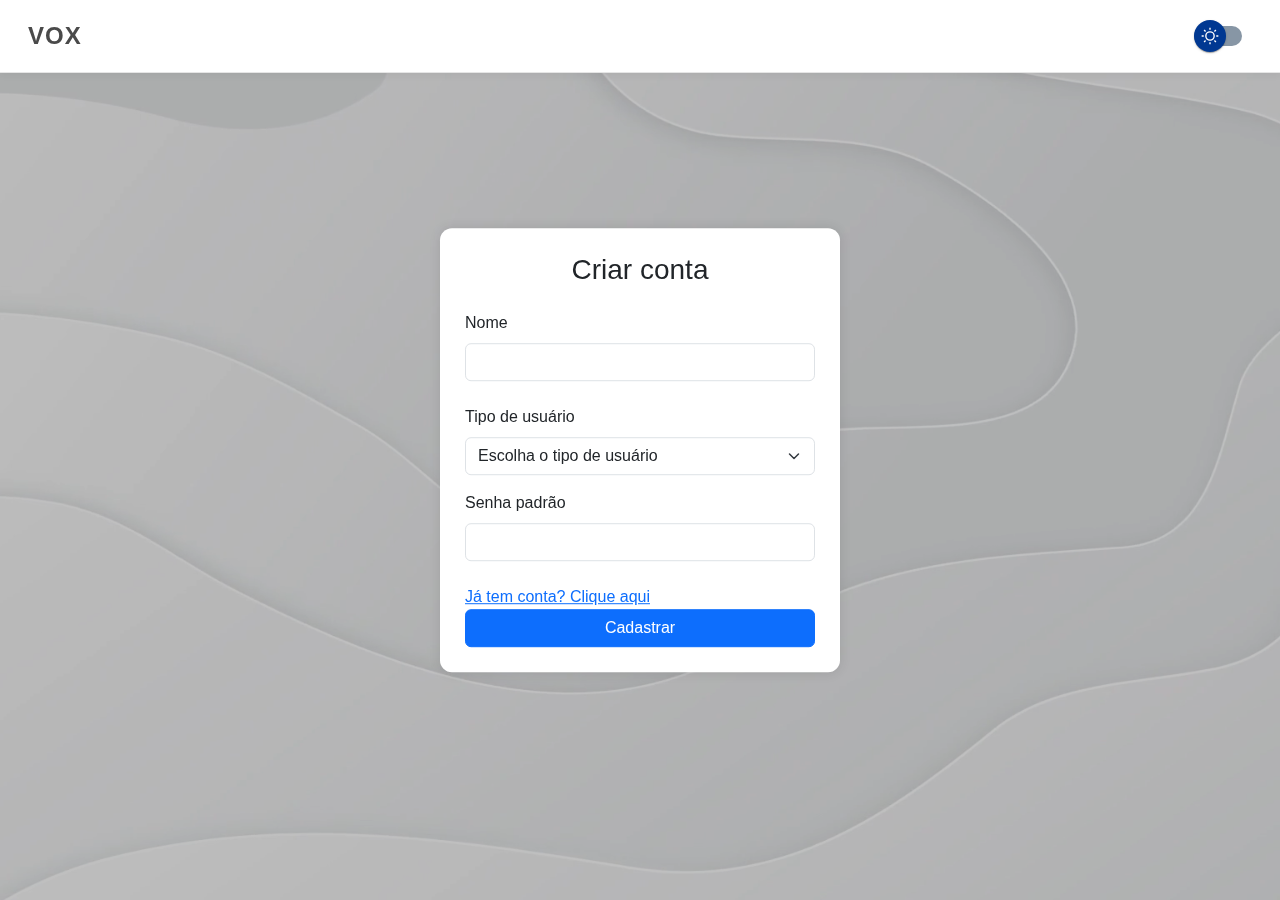
<file: HTML/criarConta.html>
<!DOCTYPE html>
<html lang="pt-br">

<head>
    <meta charset="UTF-8">
    <meta name="viewport" content="width=device-width, initial-scale=1.0">
    <title>Login - VOX</title>

    <!-- Links do bootstrap -->
    <link href="https://cdn.jsdelivr.net/npm/bootstrap@5.3.8/dist/css/bootstrap.min.css" rel="stylesheet">
    <script src="https://cdn.jsdelivr.net/npm/bootstrap@5.3.8/dist/js/bootstrap.bundle.min.js"></script>

    <!-- Meus links -->
    <link rel="stylesheet" href="../CSS/logarECriar.css">
    <script src="../JS/modoEscuro.js"></script>
    <script src="../JS/logarECriar.js"></script>

</head>

<body>

    <!-- VÍDEO DE FUNDO -->
    <video autoplay muted loop id="bg-video">
        <source src="../imagens/FUNDO23.mp4" type="video/mp4">
    </video>


    <header>
        <nav class="navbar navbar-expand-lg bg-body-tertiary">
            <div class="container-fluid">

                <a class="navbar-brand" href="../index.html">VOX</a>

                <label class="ui-switch">
                    <input id="darkModeBtn" type="checkbox">
                    <div class="slider">
                        <div class="circle"></div>
                    </div>
                </label>
            </div>
        </nav>
    </header>

    <main class="login">

        <h3 class="text-center mb-4">Criar conta</h3>

        <label for="txtNome" class="form-label">Nome</label>
        <input type="text" class="form-control" id="txtNome"> <br>

        <label for="tipoUsuario" class="form-label">Tipo de usuário</label>
        <select id="tipoUsuario" class="form-select mb-3">
            <option selected disabled>Escolha o tipo de usuário</option>
            <option value="escola">Escola</option>
            <option value="professor">Professor</option>
            <option value="aluno">Aluno</option>
        </select>

        <label for="senha" class="form-label">Senha padrão</label>
        <input type="password" id="senha" class="form-control mb-4">

        <a href="login.html">Já tem conta? Clique aqui</a>
        <button class="btn btn-primary w-100" id="btnLogin" onclick="Cadastrar()">Cadastrar</button>

    </main>

</body>



</html>
</file>
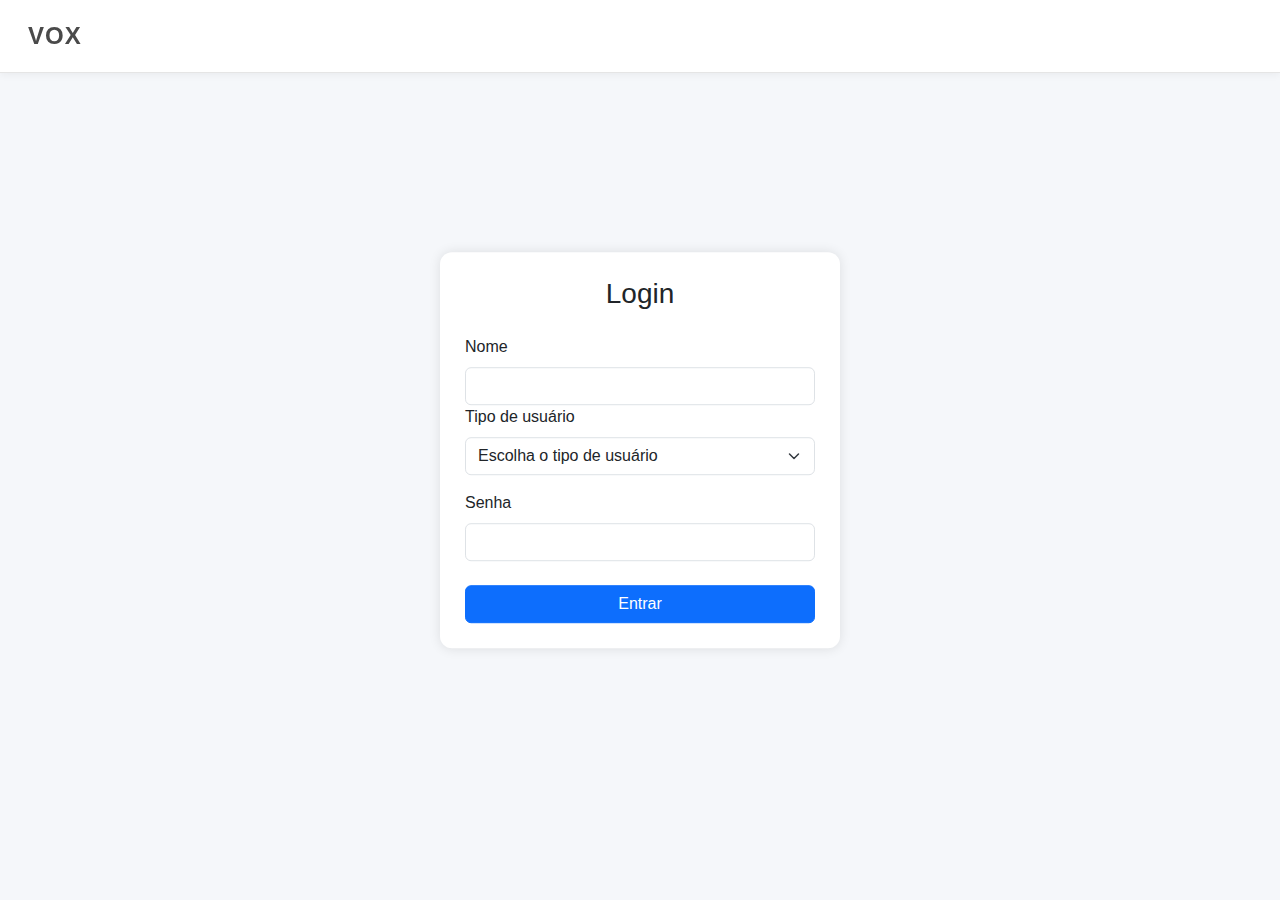
<file: HTML/login.html>
<!DOCTYPE html>
<html lang="pt-br">

<head>
    <meta charset="UTF-8">
    <meta name="viewport" content="width=device-width, initial-scale=1.0">
    <title>Login</title>

    <link href="https://cdn.jsdelivr.net/npm/bootstrap@5.3.8/dist/css/bootstrap.min.css" rel="stylesheet">
    <script src="https://cdn.jsdelivr.net/npm/bootstrap@5.3.8/dist/js/bootstrap.bundle.min.js"></script>

    <style>
        body {
            background: #f5f7fa;
            font-family: "Inter", sans-serif;
        }

        .navbar {
      background: white !important;
      border-bottom: 1px solid #e5e5e5;
      padding: 0.8rem 1rem;
      box-shadow: 0 2px 8px rgba(0, 0, 0, 0.05);
      position: fixed;
      top: 0;
      left: 0;
      width: 100%;
      z-index: 9999;
    }

    .navbar-brand {
      font-weight: 700;
      font-size: 1.5rem;
      letter-spacing: 1px;
      color: #4A4A4A !important;
    }

    .nav-link {
      color: #555 !important;
      font-weight: 500;
      margin-right: 8px;
      transition: 0.3s;
    }

    .nav-link:hover {
      color: #007bff !important;
    }

        .login {
            position: absolute;
            top: 50%;
            left: 50%;
            transform: translate(-50%, -50%);
            width: 400px;
            padding: 25px;
            border-radius: 12px;
            background: white;
            box-shadow: 0 0 12px rgba(0, 0, 0, 0.1);
        }
    </style>
</head>

<body>

     <header>

    <nav class="navbar navbar-expand-lg bg-body-tertiary">
      <div class="container-fluid">
        
        <a class="navbar-brand" href="../index.html">VOX</a>
        <button class="navbar-toggler" type="button" data-bs-toggle="collapse" data-bs-target="#navbarSupportedContent"
          aria-controls="navbarSupportedContent" aria-expanded="false" aria-label="Toggle navigation">
          <span class="navbar-toggler-icon"></span>
        </button>
        
      </div>
    </nav>

  </header>
    
    <main class="login">

        <h3 class="text-center mb-4">Login</h3>

        <label for="txtNome" class="form-label">Nome</label>
        <input type="text" class="form-control" id="txtNome">

        <label  for="tipoUsuario" class="form-label">Tipo de usuário</label>
        <select id="tipoUsuario" class="form-select mb-3">
            <option selected disabled>Escolha o tipo de usuário</option>
            <option value="escola">Escola</option>
            <option value="professor">Professor</option>
            <option value="aluno">Aluno</option>
        </select>

        <label for="senha" class="form-label">Senha</label>
        <input type="password" id="senha" class="form-control mb-4">

        <button class="btn btn-primary w-100" id="btnLogin" onclick="logar()">Entrar</button>

    </main>


    <script>
        function logar() {
            let nome = document.getElementById("txtNome").value;
            let tipo = document.getElementById("tipoUsuario").value;
            let senha = document.getElementById("senha").value;

            if (!nome || !tipo || !senha) {
                alert("Preencha todos os campos!");
            }

            // Redirecionar cada tipo de usuario
            if (tipo === "escola") {
                console.log("escola")
                window.location.href = "paginaEscola.html";
            }
            else if (tipo === "professor") {
                console.log("professor")
                window.location.href = "paginaProfessor.html";
            }
            else if (tipo === "aluno") {
                console.log("aluno")
                window.location.href = "paginaAluno.html";
            }
        }

    </script>

</body>


</html>
</file>
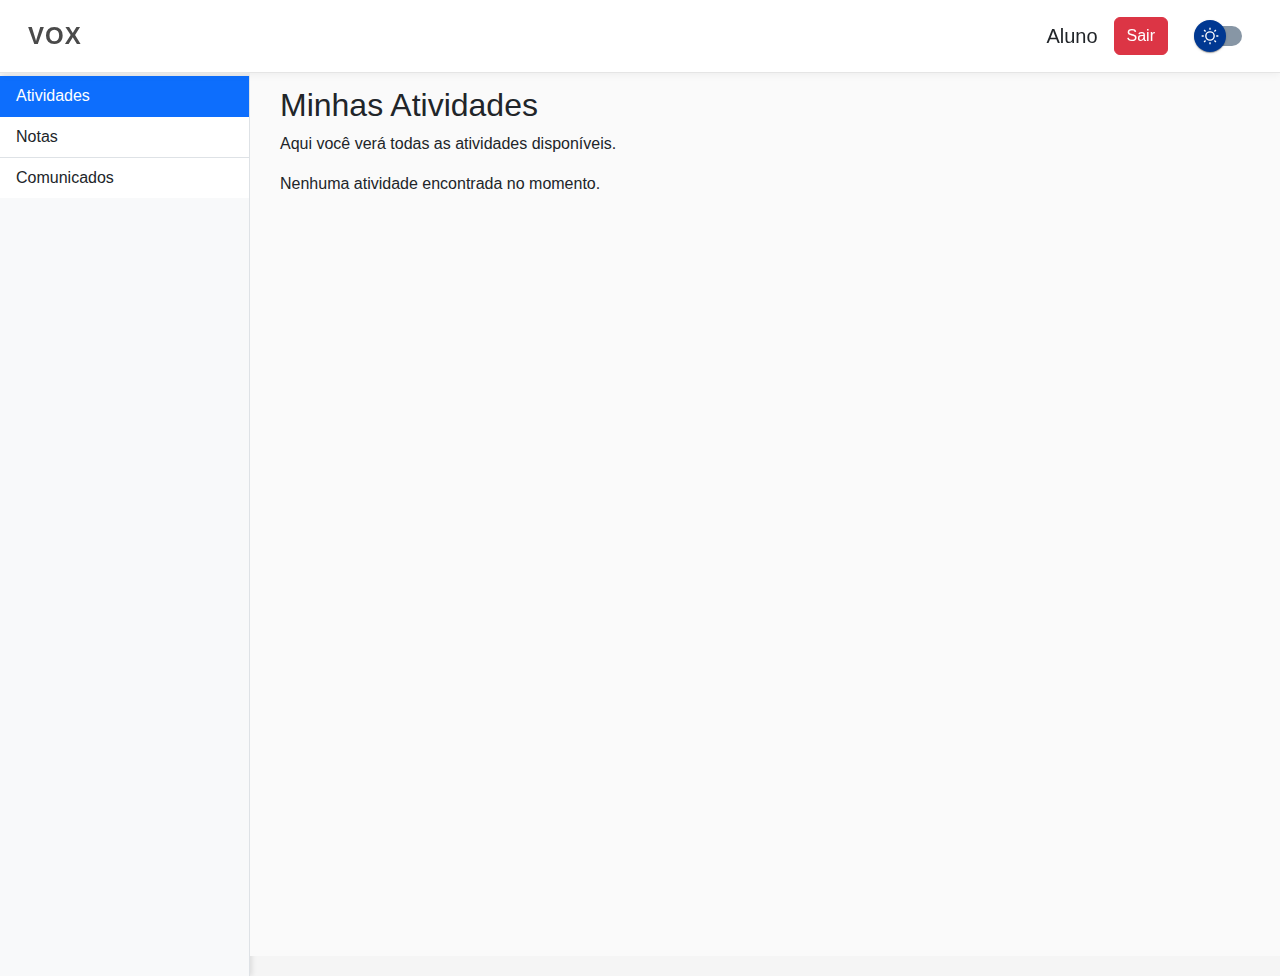
<file: HTML/paginaAluno.html>
<!DOCTYPE html>
<html lang="pt-br">

<head>
    <meta charset="UTF-8">
    <meta name="viewport" content="width=device-width, initial-scale=1.0">
    <title>Página Aluno</title>

    <!-- links do bootstrap -->
    <link href="https://cdn.jsdelivr.net/npm/bootstrap@5.3.8/dist/css/bootstrap.min.css" rel="stylesheet">
    <script src="https://cdn.jsdelivr.net/npm/bootstrap@5.3.8/dist/js/bootstrap.bundle.min.js"></script>

    <!-- Meus links -->
    <link rel="stylesheet" href="../CSS/paginaUsuario.css">
    <script src="../JS/modoEscuro.js"></script>
</head>

<body>
    <nav class="navbar navbar-expand-lg bg-body-tertiary">
        <div class="container-fluid">
            <a class="navbar-brand" href="#">VOX</a>

            <div class="d-flex align-items-center  ms-auto">
                <h5 class="m-0">Aluno</h5>
                <a class="btn btn-danger ms-3" href="login.html">Sair</a>
            </div>

            <label class="ui-switch ms-3">
                <input id="darkModeBtn" type="checkbox">
                <div class="slider">
                    <div class="circle"></div>
                </div>
            </label>
        </div>
    </nav>

    <main class="layout">

        <!-- Barra lateral -->
        <aside class="barraLateral col-3 col-md-2 p-0 bg-light border-end min-vh-100">
            <div class="list-group list-group-flush">

                <a id="btnAtividadesAluno" class="list-group-item list-group-item-action"
                    onclick="abrirFuncao('atividades')">Atividades</a>

                <a id="btnNotasAluno" class="list-group-item list-group-item-action"
                    onclick="abrirFuncao('notas')">Notas</a>

                <a id="btnComunicadosAluno" class="list-group-item list-group-item-action"
                    onclick="abrirFuncao('comunicados')">Comunicados</a>
            </div>
        </aside>


        <section class="content" id="mainContent">
        </section>

    </main>

    <script>
        function abrirFuncao(paginaFuncao) {
            const content = document.getElementById("mainContent");

            if (paginaFuncao === "atividades") {
                content.innerHTML = `
                    <h2>Minhas Atividades</h2>
                    <p>Aqui você verá todas as atividades disponíveis.</p>
                    <p>Nenhuma atividade encontrada no momento.</p>`;

                marcarAtivo("btnAtividadesAluno");
            }

            if (paginaFuncao === "notas") {
                content.innerHTML = `
                    <h2>Minhas Notas</h2>
                    <p>Acompanhe suas notas aqui.</p>
                    <p>Nenhuma nota registrada ainda.</p>`;

                marcarAtivo("btnNotasAluno");
            }

            if (paginaFuncao === "comunicados") {
                content.innerHTML = `
                    <h2>Comunicados</h2>
                    <p>Todos os comunicados da escola aparecerão aqui.</p>
                    <p>Nenhum comunicado novo.</p>`;

                marcarAtivo("btnComunicadosAluno");
            }
        }

        function marcarAtivo(botao) {
            document.getElementById("btnAtividadesAluno").classList.remove("active");
            document.getElementById("btnNotasAluno").classList.remove("active");
            document.getElementById("btnComunicadosAluno").classList.remove("active");

            document.getElementById(botao).classList.add("active");
        }

        window.onload = function () {
            document.getElementById("btnAtividadesAluno").click();
        };
    </script>

</body>

</html>
</file>
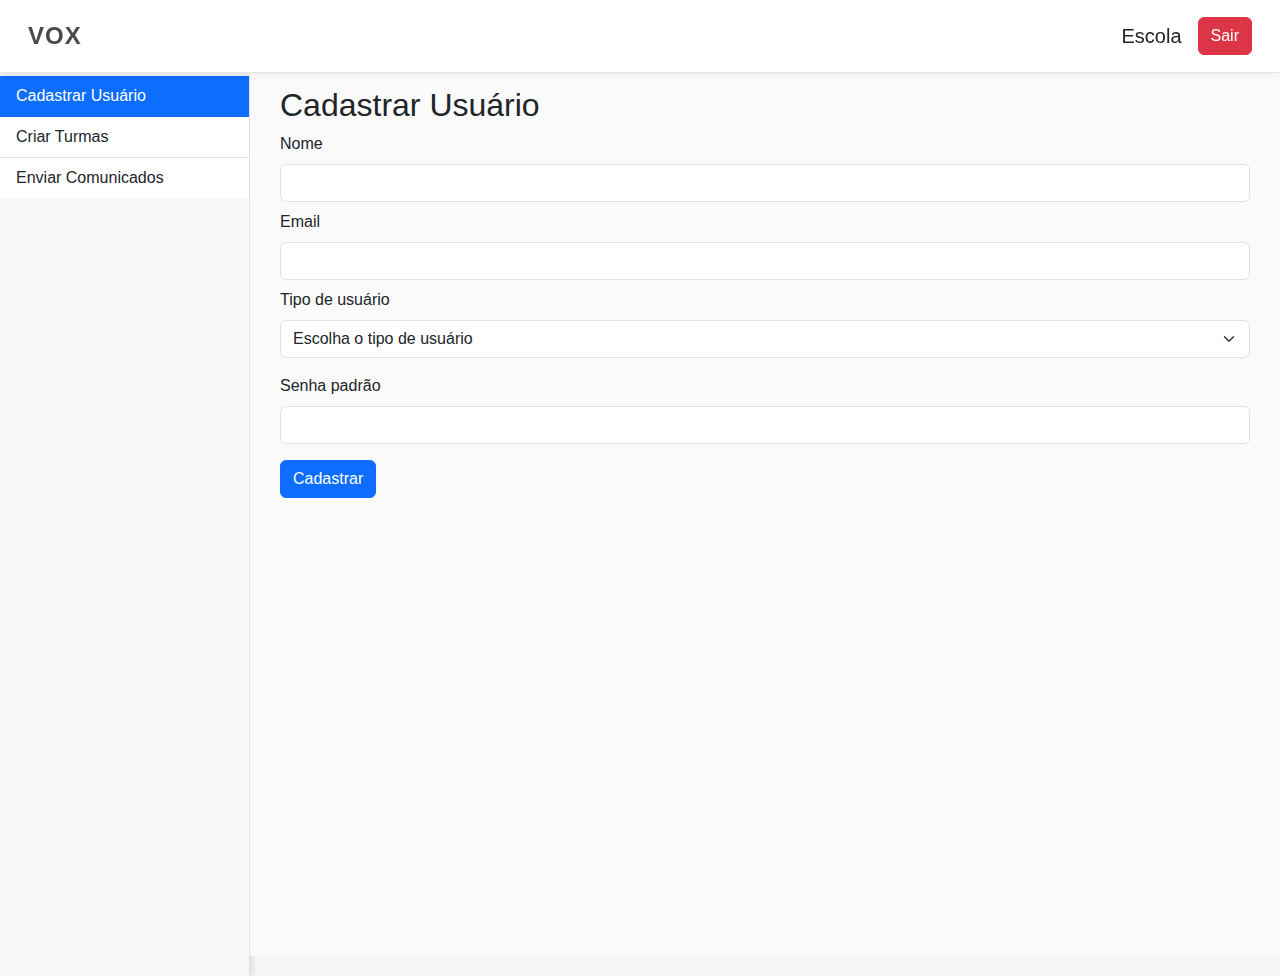
<file: HTML/paginaEscola.html>
<!DOCTYPE html>
<html lang="pt-br">

<head>
    <meta charset="UTF-8">
    <meta name="viewport" content="width=device-width, initial-scale=1.0">
    <title>Pagina escola</title>

    <link href="https://cdn.jsdelivr.net/npm/bootstrap@5.3.8/dist/css/bootstrap.min.css" rel="stylesheet">
    <script src="https://cdn.jsdelivr.net/npm/bootstrap@5.3.8/dist/js/bootstrap.bundle.min.js"></script>

    <style>
        body {
            background: #f5f5f5;
            font-family: "Inter", sans-serif;
        }

        /* .navbar {
            border: 2px solid black;
        } */
        .navbar {
            background: white !important;
            border-bottom: 1px solid #e5e5e5;
            padding: 0.8rem 1rem;
            box-shadow: 0 2px 8px rgba(0, 0, 0, 0.05);
            position: fixed;
            top: 0;
            left: 0;
            width: 100%;
            z-index: 9999;
        }

        .navbar-brand {
            font-weight: 700;
            font-size: 1.5rem;
            letter-spacing: 1px;
            color: #4A4A4A !important;
        }

        .layout {
            display: flex;
            height: 100vh;
            margin-top: 56px;
        }

        .barraLateral {
            width: 250px;
            background: #ffffff;
            box-shadow: 2px 0 5px rgba(0, 0, 0, 0.1);
            padding: 20px;
            margin-top: 20px;
        }

        .content {
            flex: 1;
            padding: 30px;
            background: #fafafa;
        }

        a {
            cursor: pointer;
        }
    </style>
</head>

<body>
    <nav class="navbar navbar-expand-lg bg-body-tertiary">
        <div class="container-fluid">
            <a class="navbar-brand" href="#">VOX</a>
            <button class="navbar-toggler" type="button" data-bs-toggle="collapse"
                data-bs-target="#navbarSupportedContent" aria-controls="navbarSupportedContent" aria-expanded="false"
                aria-label="Toggle navigation">
                <span class="navbar-toggler-icon"></span>
            </button>

            <div class="d-flex align-items-center">
                <h5 class="m-0">Escola</h5>
                <a class="btn btn-danger ms-3" href="login.html">Sair</a>
            </div>

        </div>
    </nav>

    <main class="layout">

        <!-- Barra lateral -->
        <aside class=" barraLateral col-3 col-md-2 p-0 bg-light border-end min-vh-100">
            <div class="list-group list-group-flush">

                <a id="btnCadastrar" class="list-group-item list-group-item-action"
                    onclick="abrirFuncao('cadastrar')">Cadastrar Usuário</a>

                <a id="btnTurmas" class="list-group-item list-group-item-action" onclick="abrirFuncao('turmas')">Criar
                    Turmas</a>

                <a id="btnComunicados" class="list-group-item list-group-item-action"
                    onclick="abrirFuncao('comunicados')">Enviar Comunicados</a>
            </div>
        </aside>

        <section class="content" id="mainContent">

        </section>

    </main>

    <script>
        function abrirFuncao(paginaFuncao) {
            const content = document.getElementById("mainContent");

            if (paginaFuncao === "cadastrar") {
                content.innerHTML = `
                <h2>Cadastrar Usuário</h2>
                <form>
                    <label class="form-label">Nome</label>
                    <input type="text" class="form-control mb-2">

                    <label class="form-label">Email</label>
                    <input type="Email" class="form-control mb-2">

                    <label class="form-label">Tipo de usuário</label>
                        <select id="tipoUsuario" class="form-select mb-3">
                            <option selected disabled>Escolha o tipo de usuário</option>
                            <option value="escola">Escola</option>
                            <option value="professor">Professor</option>
                            <option value="aluno">Aluno</option>
                        </select>

                    <label class="form-label">Senha padrão</label>
                    <input type="password" class="form-control mb-3">

                    <button class="btn btn-primary">Cadastrar</button>
                </form>
            `;

                marcarAtivo("btnCadastrar");
            }

            if (paginaFuncao === "turmas") {
                content.innerHTML = `
                <h2>Criar Turmas</h2>

                <label class="form-label">Nome da turma</label>
                <input type="text" class="form-control mb-2">

                <label class="form-label">Professor</label>
                    <select class="form-select mb-3">
                        <option selected disabled>Lista de professores</option>
                    </select>
                
                <label class="form-label">Série</label>
                    <select class="form-select mb-3">
                        <option selected disabled>Lista de séries</option>
                    </select>

                <button class="btn btn-primary mt-3">Criar</button>
            `;

                marcarAtivo("btnTurmas");
            }

            if (paginaFuncao === "comunicados") {
                content.innerHTML = `
                <h2>Enviar Comunicados</h2>

                <label class="form-label">Titulo</label>
                <input type="text" class="form-control mb-2">

                <label class="form-label">Mensagem</label>
                <textarea class="form-control" rows="5"></textarea>

                <label class="form-label">Para</label>
                <select class="form-select mb-3">
                    <option selected disabled>Escolha para quem irá</option>
                    <option value="professor">Professor</option>
                    <option value="aluno">Aluno</option>
                </select>

                <button class="btn btn-primary mt-3">Enviar</button>
            `;

                marcarAtivo("btnComunicados");
            }
        }

        function marcarAtivo(idBotao) {
            document.getElementById("btnCadastrar").classList.remove("active");
            document.getElementById("btnTurmas").classList.remove("active");
            document.getElementById("btnComunicados").classList.remove("active");

            document.getElementById(idBotao).classList.add("active");
        }

        // Abre a primeira opção automaticamente
        window.onload = function () {
            document.getElementById("btnCadastrar").click();
        };
    </script>


</body>

</html>
</file>
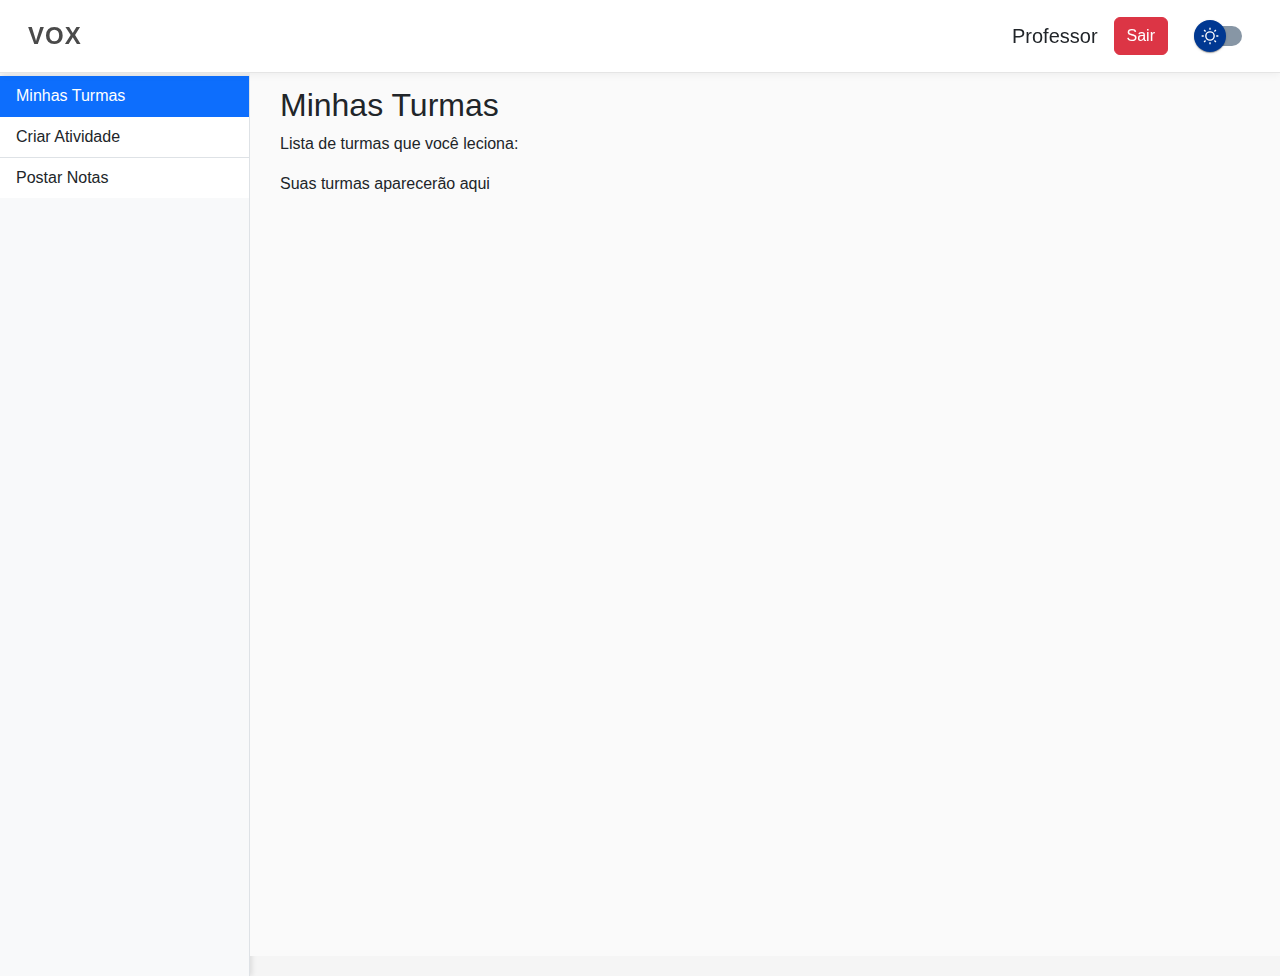
<file: HTML/paginaProfessor.html>
<!DOCTYPE html>
<html lang="pt-br">

<head>
    <meta charset="UTF-8">
    <meta name="viewport" content="width=device-width, initial-scale=1.0">
    <title>Página Professor</title>

    <!-- links do bootstrap -->
    <link href="https://cdn.jsdelivr.net/npm/bootstrap@5.3.8/dist/css/bootstrap.min.css" rel="stylesheet">
    <script src="https://cdn.jsdelivr.net/npm/bootstrap@5.3.8/dist/js/bootstrap.bundle.min.js"></script>

    <!-- Meus links -->
    <link rel="stylesheet" href="../CSS/paginaUsuario.css">
    <script src="../JS/modoEscuro.js"></script>
</head>

<body>
    <nav class="navbar navbar-expand-lg bg-body-tertiary">
        <div class="container-fluid">
            <a class="navbar-brand" href="../index.html">VOX</a>

            <div class="d-flex align-items-center ms-auto">
                <h5 class="m-0">Professor</h5>
                <a class="btn btn-danger ms-3" href="login.html">Sair</a>
            </div>

            <label class="ui-switch ms-3">
                <input id="darkModeBtn" type="checkbox">
                <div class="slider">
                    <div class="circle"></div>
                </div>
            </label>
        </div>
    </nav>


    <main class="layout">

        <!-- Barra lateral -->
        <aside class="barraLateral col-3 col-md-2 p-0 bg-light border-end min-vh-100">
            <div class="list-group list-group-flush">
                <a id="btnMinhasTurmas" class="list-group-item list-group-item-action"
                    onclick="abrirFuncao('turmas')">Minhas Turmas</a>

                <a id="btnAtividades" class="list-group-item list-group-item-action"
                    onclick="abrirFuncao('atividades')">Criar Atividade</a>

                <a id="btnNotas" class="list-group-item list-group-item-action" onclick="abrirFuncao('notas')">Postar
                    Notas</a>
            </div>
        </aside>


        <section class="content" id="mainContent">
        </section>

    </main>

    <script>
        function abrirFuncao(paginaFuncao) {
            const content = document.getElementById("mainContent");

            if (paginaFuncao === "turmas") {
                content.innerHTML = `
                    <h2>Minhas Turmas</h2>
                    <p>Lista de turmas que você leciona:</p>
                    <p>Suas turmas aparecerão aqui</p>`;

                marcarAtivo("btnMinhasTurmas");
            }

            if (paginaFuncao === "atividades") {
                content.innerHTML = `
                    <h2>Criar Atividade</h2>

                    <label class="form-label">Título da atividade</label>
                    <input type="text" class="form-control mb-2">

                    <label class="form-label">Descrição</label>
                    <textarea class="form-control mb-2" rows="5"></textarea>

                    <label class="form-label">Turma</label>
                    <select class="form-select mb-3">
                        <option selected disabled>Selecione a turma</option>
                    </select>

                    <button class="btn btn-primary">Criar</button>`;

                marcarAtivo("btnAtividades");
            }

            if (paginaFuncao === "notas") {
                content.innerHTML = `
                    <h2>Postar Notas</h2>

                    <label class="form-label">Turma</label>
                    <select class="form-select mb-3">
                        <option selected disabled>Selecione a turma</option>
                    </select>

                    <label class="form-label">Aluno</label>
                    <select class="form-select mb-3">
                        <option selected disabled>Selecione o aluno</option>
                    </select>

                    <label class="form-label">Nota</label>
                    <input type="number" class="form-control mb-3">

                    <button class="btn btn-primary">Postar</button>`;

                marcarAtivo("btnNotas");
            }
        }

        function marcarAtivo(botao) {
            document.getElementById("btnMinhasTurmas").classList.remove("active");
            document.getElementById("btnAtividades").classList.remove("active");
            document.getElementById("btnNotas").classList.remove("active");

            document.getElementById(botao).classList.add("active");
        }

        window.onload = function () {
            document.getElementById("btnMinhasTurmas").click();
        };
    </script>

</body>

</html>
</file>
<file: CSS/logarECriar.css>
#bg-video {
           position: fixed;
           top: 0;
           left: 0;
           width: 100%;
           height: 100%;
           object-fit: cover;
           z-index: -1;
           /*mantem ele sempre atrás de tudo*/
           filter: brightness(0.75);
           /*Escurece um pouco o vídeo*/
           transition: filter 0.3s ease;
       }

       body {
           background: #f5f7fa;
           font-family: "Inter", sans-serif;
           transition: background 0.3s ease, color 0.3s ease;
       }

       /* NAVBAR */
       .navbar {
           background: white !important;
           border-bottom: 1px solid #e5e5e5;
           padding: 0.8rem 1rem;
           box-shadow: 0 2px 8px rgba(0, 0, 0, 0.05);
           position: fixed;
           top: 0;
           left: 0;
           width: 100%;
           z-index: 9999;
       }

       .navbar-brand {
           font-weight: 700;
           font-size: 1.5rem;
           letter-spacing: 1px;
           color: #4A4A4A !important;
       }

       /*Botão do modo escuro*/
       /* From Uiverse.io by Galahhad */
       /* switch settings 👇 */

       .ui-switch {
           /* switch */
           --switch-bg: rgb(135, 150, 165);
           --switch-width: 48px;
           --switch-height: 20px;
           /* circle */
           --circle-diameter: 32px;
           --circle-bg: rgb(0, 56, 146);
           --circle-inset: calc((var(--circle-diameter) - var(--switch-height)) / 2);
           padding: 10px;
       }

       .ui-switch input {
           display: none;
       }

       .slider {
           -webkit-appearance: none;
           -moz-appearance: none;
           appearance: none;
           width: var(--switch-width);
           height: var(--switch-height);
           background: var(--switch-bg);
           border-radius: 999px;
           position: relative;
           cursor: pointer;
       }

       .slider .circle {
           top: calc(var(--circle-inset) * -1);
           left: 0;
           width: var(--circle-diameter);
           height: var(--circle-diameter);
           position: absolute;
           background: var(--circle-bg);
           border-radius: inherit;
           background-image: url("[data-uri]");
           background-repeat: no-repeat;
           background-position: center center;
           -webkit-transition: left 150ms cubic-bezier(0.4, 0, 0.2, 1) 0ms, -webkit-transform 150ms cubic-bezier(0.4, 0, 0.2, 1) 0ms;
           -o-transition: left 150ms cubic-bezier(0.4, 0, 0.2, 1) 0ms, transform 150ms cubic-bezier(0.4, 0, 0.2, 1) 0ms;
           transition: left 150ms cubic-bezier(0.4, 0, 0.2, 1) 0ms, transform 150ms cubic-bezier(0.4, 0, 0.2, 1) 0ms, -webkit-transform 150ms cubic-bezier(0.4, 0, 0.2, 1) 0ms;
           display: -webkit-box;
           display: -ms-flexbox;
           display: flex;
           -webkit-box-align: center;
           -ms-flex-align: center;
           align-items: center;
           -webkit-box-pack: center;
           -ms-flex-pack: center;
           justify-content: center;
           box-shadow: 0px 2px 1px -1px rgba(0, 0, 0, 0.2), 0px 1px 1px 0px rgba(0, 0, 0, 0.14), 0px 1px 3px 0px rgba(0, 0, 0, 0.12);
           ;
       }

       .slider .circle::before {
           content: "";
           position: absolute;
           width: 100%;
           height: 100%;
           background: rgba(255, 255, 255, 0.75);
           border-radius: inherit;
           -webkit-transition: all 500ms;
           -o-transition: all 500ms;
           transition: all 500ms;
           opacity: 0;
       }

       /* actions */

       .ui-switch input:checked+.slider .circle {
           left: calc(100% - var(--circle-diameter));
           background-image: url("[data-uri]");
       }

       .ui-switch input:active+.slider .circle::before {
           -webkit-transition: 0s;
           -o-transition: 0s;
           transition: 0s;
           opacity: 1;
           width: 0;
           height: 0;
       }

       .login {
           position: absolute;
           top: 50%;
           left: 50%;
           transform: translate(-50%, -50%);
           width: 400px;
           padding: 25px;
           border-radius: 12px;
           background: white;
           box-shadow: 0 0 12px rgba(0, 0, 0, 0.1);
       }

       /* -------- MODO ESCURO -------- */
       body.dark-mode {
           color: #e6e6e6 !important;
       }

       body.dark-mode .navbar {
           background: rgba(10, 10, 10, 0.85) !important;
           border-bottom: 1px solid #222 !important;
       }

       body.dark-mode .navbar-brand,
       body.dark-mode label {
           color: #e6e6e6 !important;
       }

       body.dark-mode .login {
           background-color: #222;
       }

       body.dark-mode input,
       body.dark-mode select {
           background: #444;
           color: #fff;
           border: 1px solid #666;
       }

       body.dark-mode input:hover,
       body.dark-mode select:hover {
           background: #4d4d4d;
       }

       body.dark-mode input:focus,
       body.dark-mode select:focus {
           background: #555 !important;
           border-color: #888;
           box-shadow: 0 0 4px rgba(255, 255, 255, 0.15);
           outline: none;
           color: #fff;
       }


       body.dark-mode #bg-video {
           filter: brightness(0.25) !important;
       }
</file>
<file: CSS/paginaUsuario.css>
body {
           background: #f5f5f5;
           font-family: "Inter", sans-serif;
           transition: background 0.3s ease, color 0.3s ease;
       }

       .navbar {
           background: white !important;
           border-bottom: 1px solid #e5e5e5;
           padding: 0.8rem 1rem;
           box-shadow: 0 2px 8px rgba(0, 0, 0, 0.05);
           position: fixed;
           top: 0;
           left: 0;
           width: 100%;
           z-index: 9999;
       }

       .navbar-brand {
           font-weight: 700;
           font-size: 1.5rem;
           letter-spacing: 1px;
           color: #4A4A4A !important;
       }

       /*Botão do modo escuro*/
       /* From Uiverse.io by Galahhad */
       /* switch settings 👇 */

       .ui-switch {
           /* switch */
           --switch-bg: rgb(135, 150, 165);
           --switch-width: 48px;
           --switch-height: 20px;
           /* circle */
           --circle-diameter: 32px;
           --circle-bg: rgb(0, 56, 146);
           --circle-inset: calc((var(--circle-diameter) - var(--switch-height)) / 2);
           padding: 10px;
       }

       .ui-switch input {
           display: none;
       }

       .slider {
           -webkit-appearance: none;
           -moz-appearance: none;
           appearance: none;
           width: var(--switch-width);
           height: var(--switch-height);
           background: var(--switch-bg);
           border-radius: 999px;
           position: relative;
           cursor: pointer;
       }

       .slider .circle {
           top: calc(var(--circle-inset) * -1);
           left: 0;
           width: var(--circle-diameter);
           height: var(--circle-diameter);
           position: absolute;
           background: var(--circle-bg);
           border-radius: inherit;
           background-image: url("[data-uri]");
           background-repeat: no-repeat;
           background-position: center center;
           -webkit-transition: left 150ms cubic-bezier(0.4, 0, 0.2, 1) 0ms, -webkit-transform 150ms cubic-bezier(0.4, 0, 0.2, 1) 0ms;
           -o-transition: left 150ms cubic-bezier(0.4, 0, 0.2, 1) 0ms, transform 150ms cubic-bezier(0.4, 0, 0.2, 1) 0ms;
           transition: left 150ms cubic-bezier(0.4, 0, 0.2, 1) 0ms, transform 150ms cubic-bezier(0.4, 0, 0.2, 1) 0ms, -webkit-transform 150ms cubic-bezier(0.4, 0, 0.2, 1) 0ms;
           display: -webkit-box;
           display: -ms-flexbox;
           display: flex;
           -webkit-box-align: center;
           -ms-flex-align: center;
           align-items: center;
           -webkit-box-pack: center;
           -ms-flex-pack: center;
           justify-content: center;
           box-shadow: 0px 2px 1px -1px rgba(0, 0, 0, 0.2), 0px 1px 1px 0px rgba(0, 0, 0, 0.14), 0px 1px 3px 0px rgba(0, 0, 0, 0.12);
           ;
       }

       .slider .circle::before {
           content: "";
           position: absolute;
           width: 100%;
           height: 100%;
           background: rgba(255, 255, 255, 0.75);
           border-radius: inherit;
           -webkit-transition: all 500ms;
           -o-transition: all 500ms;
           transition: all 500ms;
           opacity: 0;
       }

       /* actions */

       .ui-switch input:checked+.slider .circle {
           left: calc(100% - var(--circle-diameter));
           background-image: url("[data-uri]");
       }

       .ui-switch input:active+.slider .circle::before {
           -webkit-transition: 0s;
           -o-transition: 0s;
           transition: 0s;
           opacity: 1;
           width: 0;
           height: 0;
       }

       .layout {
           display: flex;
           height: 100vh;
           margin-top: 56px;
       }

       .barraLateral {
           width: 250px;
           background: #ffffff;
           box-shadow: 2px 0 5px rgba(0, 0, 0, 0.1);
           padding: 20px;
           margin-top: 20px;
       }

       .content {
           flex: 1;
           padding: 30px;
           background: #fafafa;
       }

       a {
           cursor: pointer;
       }

       input,
       select,
       textarea {
           background: #ffffff;
           color: #333;
           border: 1px solid #ccc;
           padding: 8px 10px;
           border-radius: 6px;
           transition: 0.2s ease-in-out;
       }

       input:hover,
       select:hover,
       textarea:hover {
           background: #f0f0f0;
       }

       input:focus,
       select:focus,
       textarea:focus {
           background: #fff;
           border-color: #007bff;
           box-shadow: 0 0 4px rgba(0, 123, 255, 0.4);
           outline: none;
       }

       /* -------- MODO ESCURO -------- */
       body.dark-mode {
           color: #e6e6e6 !important;
       }

       body.dark-mode .navbar {
           background: rgba(10, 10, 10, 0.85) !important;
           border-bottom: 1px solid #222 !important;
       }

       body.dark-mode .navbar-brand,
       body.dark-mode label {
           color: #e6e6e6 !important;
       }

       body.dark-mode .barraLateral {
           background-color: #222;
       }

       body.dark-mode .list-group {
           background-color: #222;
       }

       body.dark-mode .content,
       body.dark-mode main {
           background-color: #222 !important;
           color: white !important;
       }

       body.dark-mode .barraLateral {
           background-color: #222 !important;
       }

       body.dark-mode .list-group-item {
           background-color: #222 !important;
           color: #eee !important;
       }

       body.dark-mode .list-group-item.active {
           background-color: #0056b3 !important;
       }

       body.dark-mode .list-group-item {
           background-color: #222 !important;
           color: #ddd !important;
           border-color: #444 !important;
       }

       body.dark-mode .list-group-item:hover {
           background-color: #333 !important;
       }


       body.dark-mode input,
       body.dark-mode select,
       body.dark-mode textarea {
           background: #3a3a3a;
           color: #fff;
           border: 1px solid #666;
       }

       body.dark-mode input:hover,
       body.dark-mode select:hover,
       body.dark-mode textarea:hover {
           background: #444;
       }

       body.dark-mode input:focus,
       body.dark-mode select:focus,
       body.dark-mode textarea:focus {
           background: #4d4d4d !important;
           border-color: #aaa;
           box-shadow: 0 0 4px rgba(255, 255, 255, 0.2);
           outline: none;
           color: #fff;
       }
</file>
